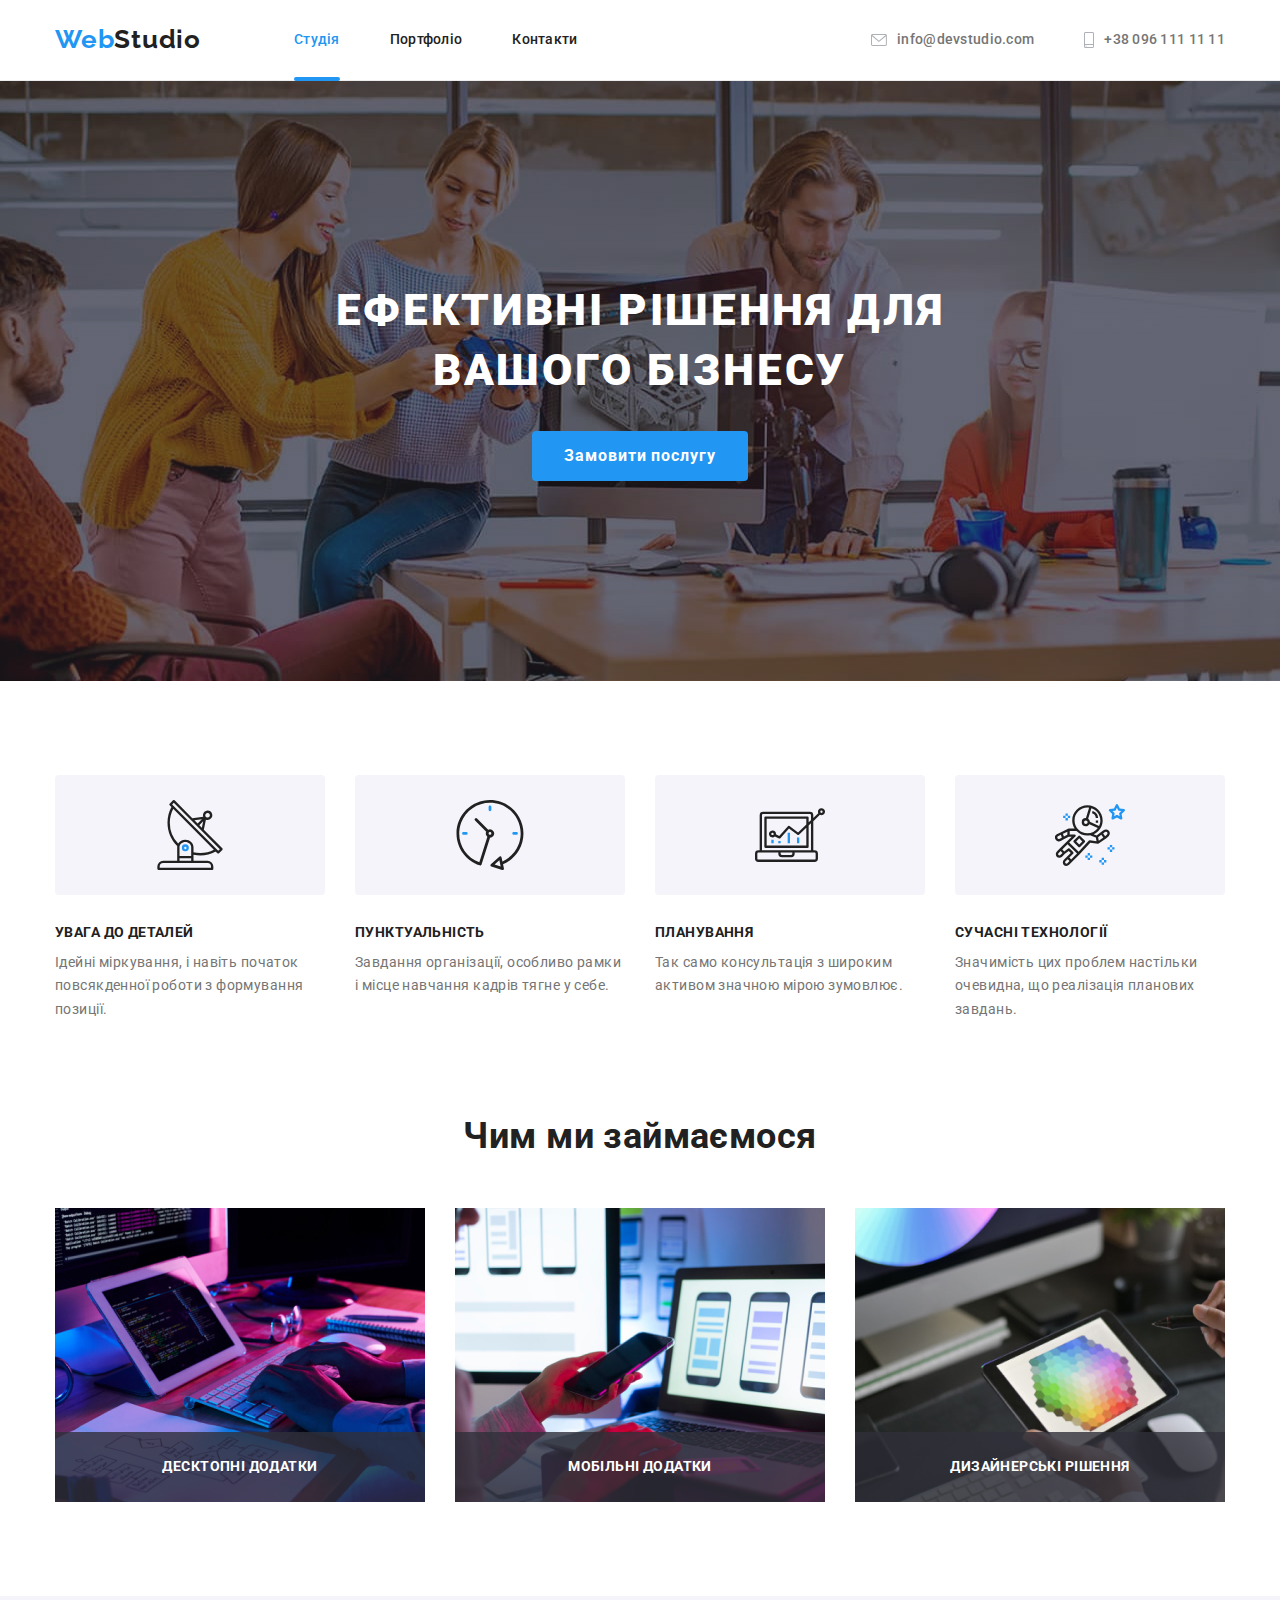
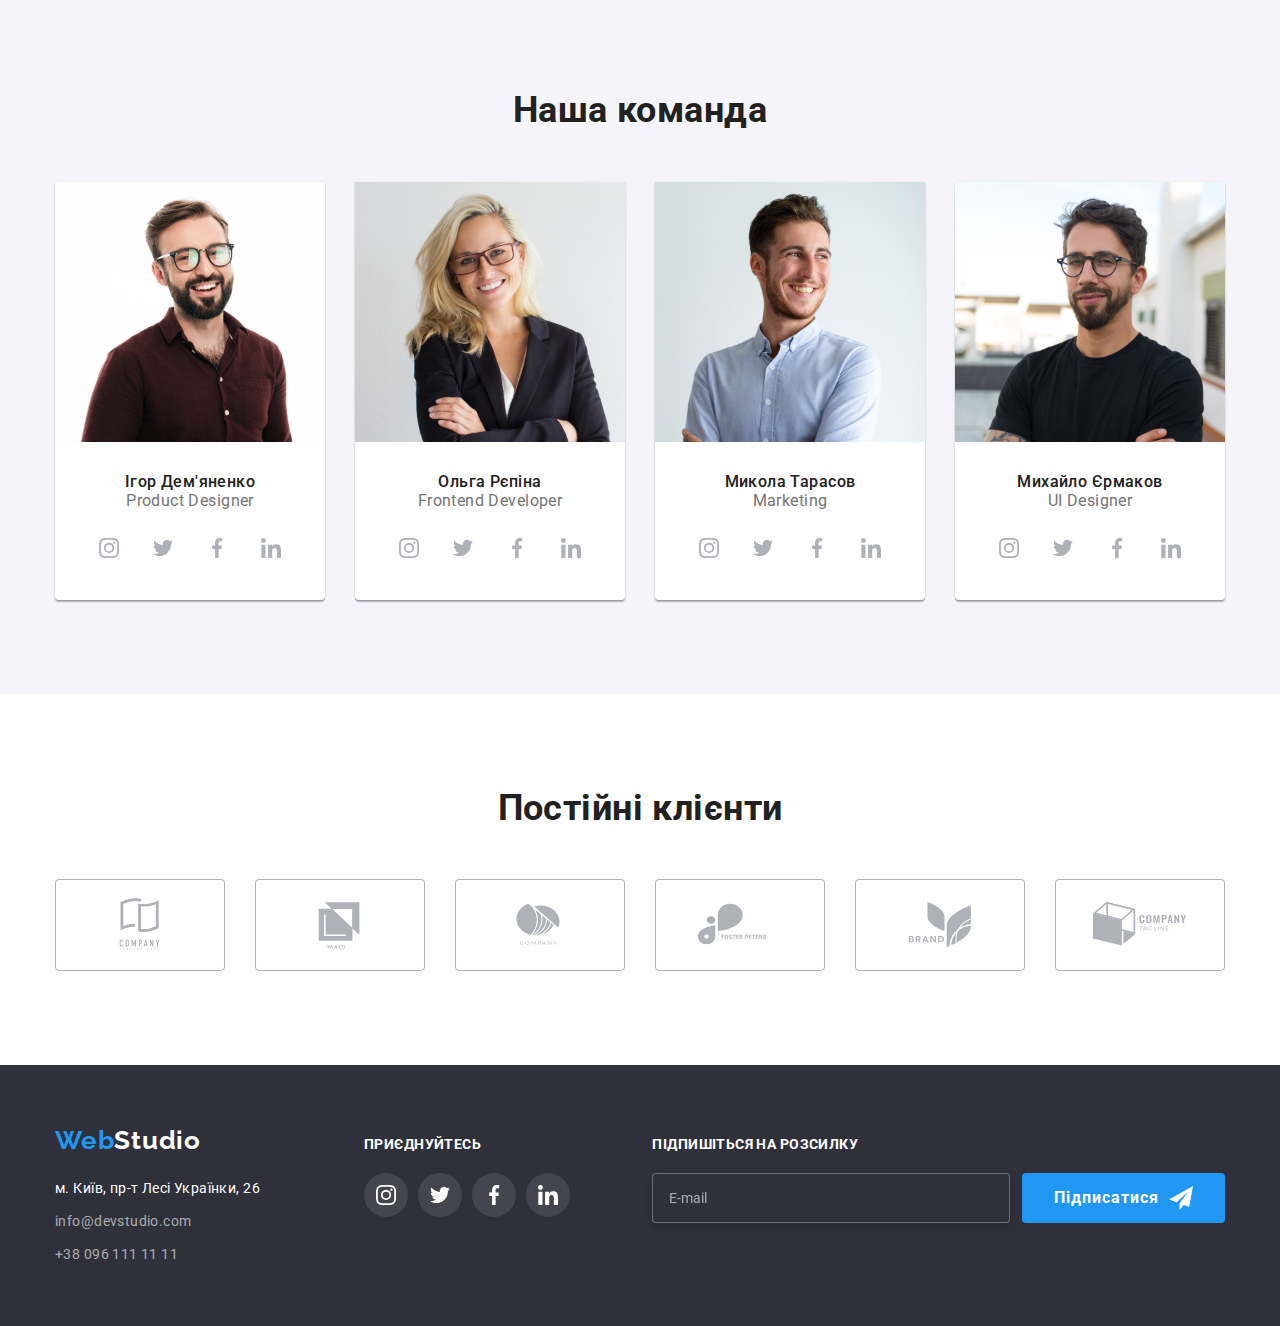
<file: index.html>
<!DOCTYPE html>
<html lang="uk">

<head>
  <meta charset="UTF-8">
  <meta http-equiv="X-UA-Compatible" content="IE=edge">
  <meta name="viewport" content="width=device-width, initial-scale=1.0">
  <title>WebStudio</title>
  <link rel="stylesheet" href="https://cdnjs.cloudflare.com/ajax/libs/modern-normalize/1.1.0/modern-normalize.min.css">
  <link rel="stylesheet" href="./css/main.min.css">
  <link rel="preconnect" href="https://fonts.googleapis.com">
  <link rel="preconnect" href="https://fonts.gstatic.com" crossorigin>
  <link href="https://fonts.googleapis.com/css2?family=Raleway:wght@700&family=Roboto:wght@400;500;700;900&display=swap"
    rel="stylesheet">
</head>

<body>
  <header class="header">
    <div class="container header__container">
      <nav class="navigation">
        <a href="./index.html" class="logo">Web<span class="navigation__logo--black">Studio</span></a>
        <ul class="navigation__list">
          <li class="navigation__list-link">
            <a href="./index.html" class="navigation__list-item navigation__list-item--current">Студія</a>
          </li>
          <li class="navigation__list-link">
            <a href="./portfolio.html" class="navigation__list-item">Портфоліо</a>
          </li>
          <li class="navigation__list-link">
            <a href="./contacts.html" class="navigation__list-item">Контакти</a>
          </li>
        </ul>
      </nav>
      <ul class="authentication">
        <li>
          <a href="mailto:info@devstudio.com" class="authentication__email">
            <svg class="icon authentication__email-icon" width="16px" height="12px">
              <use href="./images/icons.svg#icon-envelope"></use></svg>info@devstudio.com
          </a>
        </li>
        <li>
          <a href="tel:+380961111111" class="authentication__phone">
            <svg class="icon authentication__phone-icon" width="10px" height="16px">
              <use href="./images/icons.svg#icon-smartphone"></use>
            </svg>+38 096 111 11 11</a>
        </li>
      </ul>
    </div>
  </header>
  <main>
    <section class="hero">
      <div class="container hero__container">
        <h1 class="hero__container-title">Ефективні рішення для вашого бізнесу</h1>
        <button type="button" class="btn hero__button" data-modal-open>Замовити послугу
        </button>
      </div>
    </section>
    <section class="section">
      <div class="container">
        <h2 class="section__title visually-hidden">Oсобливості</h2>
        <ul class="features__list">
          <li>
            <div class="feature-icon">
              <svg class="icon" width="70px" height="70px">
                <use href="./images/icons.svg#icon-antenna"></use>
              </svg>
            </div>
            <h3 class="features__list-title">УВАГА ДО ДЕТАЛЕЙ</h3>
            <p class="features__descr">
              Ідейні міркування, і навіть початок повсякденної роботи з
              формування позиції.
            </p>
          </li>
          <li>
            <div class="feature-icon">
              <svg class="icon" width="70px" height="70px">
                <use href="./images/icons.svg#icon-clock"></use>
              </svg>
            </div>
            <h3 class="features__list-title">ПУНКТУАЛЬНІСТЬ</h3>
            <p class="features__descr">
              Завдання організації, особливо рамки і місце навчання кадрів
              тягне у себе.
            </p>
          </li>
          <li>
            <div class="feature-icon">
              <svg class="icon" width="70px" height="70px">
                <use href="./images/icons.svg#icon-diagram"></use>
              </svg>
            </div>
            <h3 class="features__list-title">ПЛАНУВАННЯ</h3>
            <p class="features__descr">
              Так само консультація з широким активом значною мірою зумовлює.
            </p>
          </li>
          <li>
            <div class="feature-icon">
              <svg class="icon" width="70px" height="70px">
                <use href="./images/icons.svg#icon-astronaut"></use>
              </svg>
            </div>
            <h3 class="features__list-title">СУЧАСНІ ТЕХНОЛОГІЇ</h3>
            <p class="features__descr">
              Значимість цих проблем настільки очевидна, що реалізація
              планових завдань.
            </p>
          </li>
        </ul>
      </div>
    </section>
    <section class="section section-activities">
      <div class="container activities-container">
        <h2 class="section__title">Чим ми займаємося</h2>
        <ul class="activities">
          <li class="activities-item">
            <div class="box">
              <img src="./images/img1.jpg" alt="desctop apps" width="370">
              <p class="description">Десктопні додатки</p>
            </div>
          </li>
          <li class="activities-item">
            <div class="box">
              <img src="./images/img2.jpg" alt="mobile apps" width="370">
              <p class="description">Мобільні додатки</p>
            </div>
          </li>
          <li class="activities-item">
            <div class="box">
              <img src="./images/img3.jpg" alt="design solutions" width="370">
              <p class="description">Дизайнерські рішення</p>
            </div>
          </li>
        </ul>
      </div>
    </section>
    <section class="section team-section">
      <div class="container team-container">
        <h2 class="section__title">Наша команда</h2>
        <ul class="members-list">
          <li class="member-item">
            <img src="./images/igor.jpg" alt="product designer photo" width="270" class="person">
            <div>
              <h3 class="title">Ігор Дем'яненко</h3>
              <p class="job">Product Designer</p>
              <ul class="member-social">
                <li>
                  <a href="" class="member-social-link"><svg class="icon social-icon">
                      <use href="./images/icons.svg#icon-instagram"></use>
                    </svg></a>
                </li>
                <li>
                  <a href="" class="member-social-link"><svg class="icon social-icon">
                      <use href="./images/icons.svg#icon-twitter"></use>
                    </svg></a>
                </li>
                <li>
                  <a href="" class="member-social-link"><svg class="icon social-icon">
                      <use href="./images/icons.svg#icon-facebook"></use>
                    </svg></a>
                </li>
                <li>
                  <a href="" class="member-social-link"><svg class="icon social-icon">
                      <use href="./images/icons.svg#icon-linkedin"></use>
                    </svg></a>
                </li>
              </ul>
            </div>
          </li>
          <li class="member-item">
            <img src="./images/olga.jpg" alt="frontend developer photo" width="270" class="person">
            <div>
              <h3 class="title">Ольга Рєпіна</h3>
              <p class="job">Frontend Developer</p>
              <ul class="member-social">
                <li>
                  <a href="" class="member-social-link"><svg class="icon social-icon">
                      <use href="./images/icons.svg#icon-instagram"></use>
                    </svg></a>
                </li>
                <li>
                  <a href="" class="member-social-link"><svg class="icon social-icon">
                      <use href="./images/icons.svg#icon-twitter"></use>
                    </svg></a>
                </li>
                <li>
                  <a href="" class="member-social-link"><svg class="icon social-icon">
                      <use href="./images/icons.svg#icon-facebook"></use>
                    </svg></a>
                </li>
                <li>
                  <a href="" class="member-social-link"><svg class="icon social-icon">
                      <use href="./images/icons.svg#icon-linkedin"></use>
                    </svg></a>
                </li>
              </ul>
            </div>
          </li>
          <li class="member-item">
            <img src="./images/mykola.jpg" alt="marketing manager photo" width="270" class="person">
            <div>
              <h3 class="title">Микола Тарасов</h3>
              <p class="job">Marketing</p>
              <ul class="member-social">
                <li>
                  <a href="" class="member-social-link"><svg class="icon social-icon">
                      <use href="./images/icons.svg#icon-instagram"></use>
                    </svg></a>
                </li>
                <li>
                  <a href="" class="member-social-link"><svg class="icon social-icon">
                      <use href="./images/icons.svg#icon-twitter"></use>
                    </svg></a>
                </li>
                <li>
                  <a href="" class="member-social-link"><svg class="icon social-icon">
                      <use href="./images/icons.svg#icon-facebook"></use>
                    </svg></a>
                </li>
                <li>
                  <a href="" class="member-social-link"><svg class="icon social-icon">
                      <use href="./images/icons.svg#icon-linkedin"></use>
                    </svg></a>
                </li>
              </ul>
            </div>
          </li>
          <li class="member-item">
            <img src="./images/mykhailo.jpg" alt="ui designer photo" width="270" class="person">
            <div>
              <h3 class="title">Михайло Єрмаков</h3>
              <p class="job">UI Designer</p>
              <ul class="member-social">
                <li>
                  <a href="" class="member-social-link"><svg class="icon social-icon">
                      <use href="./images/icons.svg#icon-instagram"></use>
                    </svg></a>
                </li>
                <li>
                  <a href="" class="member-social-link"><svg class="icon social-icon">
                      <use href="./images/icons.svg#icon-twitter"></use>
                    </svg></a>
                </li>
                <li>
                  <a href="" class="member-social-link"><svg class="icon social-icon">
                      <use href="./images/icons.svg#icon-facebook"></use>
                    </svg></a>
                </li>
                <li>
                  <a href="" class="member-social-link"><svg class="icon social-icon">
                      <use href="./images/icons.svg#icon-linkedin"></use>
                    </svg></a>
                </li>
              </ul>
            </div>
          </li>
        </ul>
      </div>
    </section>
    <section class="section">
      <div class="container">
        <h2 class="section__title">Постійні клієнти</h2>
        <div>
          <ul class="clients">
            <li class="clients-list">
              <a href="" class="clents-link"><svg class="icon" width="106" height="60">
                  <use href="./images/icons.svg#icon-taglinehere"></use>
                </svg></a>
            </li>
            <li class="clients-list">
              <a href="" class="clents-link"><svg class="icon" width="106" height="60">
                  <use href="./images/icons.svg#icon-yaco"></use>
                </svg></a>
            </li>
            <li class="clients-list">
              <a href="" class="clents-link"><svg class="icon" width="106" height="60">
                  <use href="./images/icons.svg#icon-company"></use>
                </svg></a>
            </li>
            <li class="clients-list">
              <a href="" class="clents-link"><svg class="icon" width="106" height="60">
                  <use href="./images/icons.svg#icon-foster"></use>
                </svg></a>
            </li>
            <li class="clients-list">
              <a href="" class="clents-link"><svg class="icon" width="106" height="60">
                  <use href="./images/icons.svg#icon-brand"></use>
                </svg></a>
            </li>
            <li class="clients-list">
              <a href="" class="clents-link"><svg class="icon" width="106" height="60">
                  <use href="./images/icons.svg#icon-tagline"></use>
                </svg></a>
            </li>
          </ul>
        </div>
      </div>
    </section>
  </main>
  <footer class="section-footer">
    <div class="container footer-container">
      <div>
        <a href="./index.html" class="logo">Web<span class="navigation__logo--white">Studio</span></a>
        <address class="auth-nav-list">
          <div class="nav-footer">
            <ul class="adr-list">
              <li>
                <a href="https://goo.gl/maps/vscVkz8bYimMbtEp9" target="_blank" class="fact">м. Київ, пр-т Лесі
                  Українки, 26</a>
              </li>
              <li class="footer-email">
                <a href="mailto:info@devstudio.com" class="email-footer">info@devstudio.com</a>
              </li>
              <li>
                <a href="tel:+380961111111" class="phone">+38 096 111 11 11</a>
              </li>
            </ul>
          </div>
        </address>
      </div>
      <div class="footer-social">
        <p>приєднуйтесь</p>
        <ul class="social-contacts">
          <li>
            <a href="" class="studio-social-link"><svg class="icon studio-social">
                <use href="./images/icons.svg#icon-instagram"></use>
              </svg></a>
          </li>
          <li>
            <a href="" class="studio-social-link"><svg class="icon studio-social">
                <use href="./images/icons.svg#icon-twitter"></use>
              </svg></a>
          </li>
          <li>
            <a href="" class="studio-social-link"><svg class="icon studio-social">
                <use href="./images/icons.svg#icon-facebook"></use>
              </svg></a>
          </li>
          <li>
            <a href="" class="studio-social-link"><svg class="icon studio-social">
                <use href="./images/icons.svg#icon-linkedin"></use>
              </svg></a>
          </li>
        </ul>
      </div>
      <div class="subscription">
        <p>Підпишіться на розсилку</p>
        <form action="">
          <input type="email" placeholder="E-mail" required>
          <button type="submit" class="btn subscription-btn">
            Підписатися<svg class="icon-send">
              <use href="./images/icons.svg#icon-send"></use>
            </svg>
          </button>
        </form>
      </div>
    </div>
  </footer>
  <div class="backdrop is-hidden" data-modal>
    <div class="modal">
      <p>Залиште свої дані, ми вам передзвонимо</p>
      <form action="" class="modal-form">
        <div class="form-element">
          <label for="user-name">Ім'я</label>
          <div class="input-wrap">
            <svg class="form-icon">
              <use href="./images/icons.svg#icon-person"></use>
            </svg>
            <input type="text" name="user-name" id="user-name" minlength="2" required>
          </div>
        </div>
        <div class="form-element">
          <label for="user-tel">Телефон</label>
          <div class="input-wrap">
            <svg class="form-icon">
              <use href="./images/icons.svg#icon-phone"></use>
            </svg>
            <input type="tel" name="user-tel" id="user-tel" pattern="[0-9]{3}[0-9]{3}[0-9]{4}" required
              title="Введіть коректний номер телефону за форматом (1234567890)">
          </div>
        </div>
        <div class="form-element">
          <label for="user-email">Пошта</label>
          <div class="input-wrap">
            <svg class="form-icon">
              <use href="./images/icons.svg#icon-email-black"></use>
            </svg>
            <input type="email" name="user-email" id="user-email" required>
          </div>
        </div>
        <div class="form-element">
          <label for="comment">Коментар</label>
          <textarea name="comment" id="comment" placeholder="Введіть текст"></textarea>
        </div>
        <div class="accept">
          <input type="checkbox" name="terms" id="checkbox" class="visually-hidden" required>
          <label for="checkbox">Погоджуюся з розсилкою та приймаю<a href=""> Умови договору</a>
          </label>
            <div class="checkbox">
              <svg width="11" height="8">
                <use href="./images/icons.svg#icon-tick"></use>
              </svg>
            </div>
        </div>
        <div class="btn-wrap">
          <button type="submit" class="btn submit-btn">Відправити</button>
        </div>
      </form>
      <button type="button" data-modal-close class="modal-close">
        <svg width="18px" height="18px" class="close-icon">
          <use href="./images/icons.svg#icon-close"></use>
        </svg>
      </button>
    </div>
  </div>
  <script src="./js/modal.js"></script>
</body>

</html>
</file>
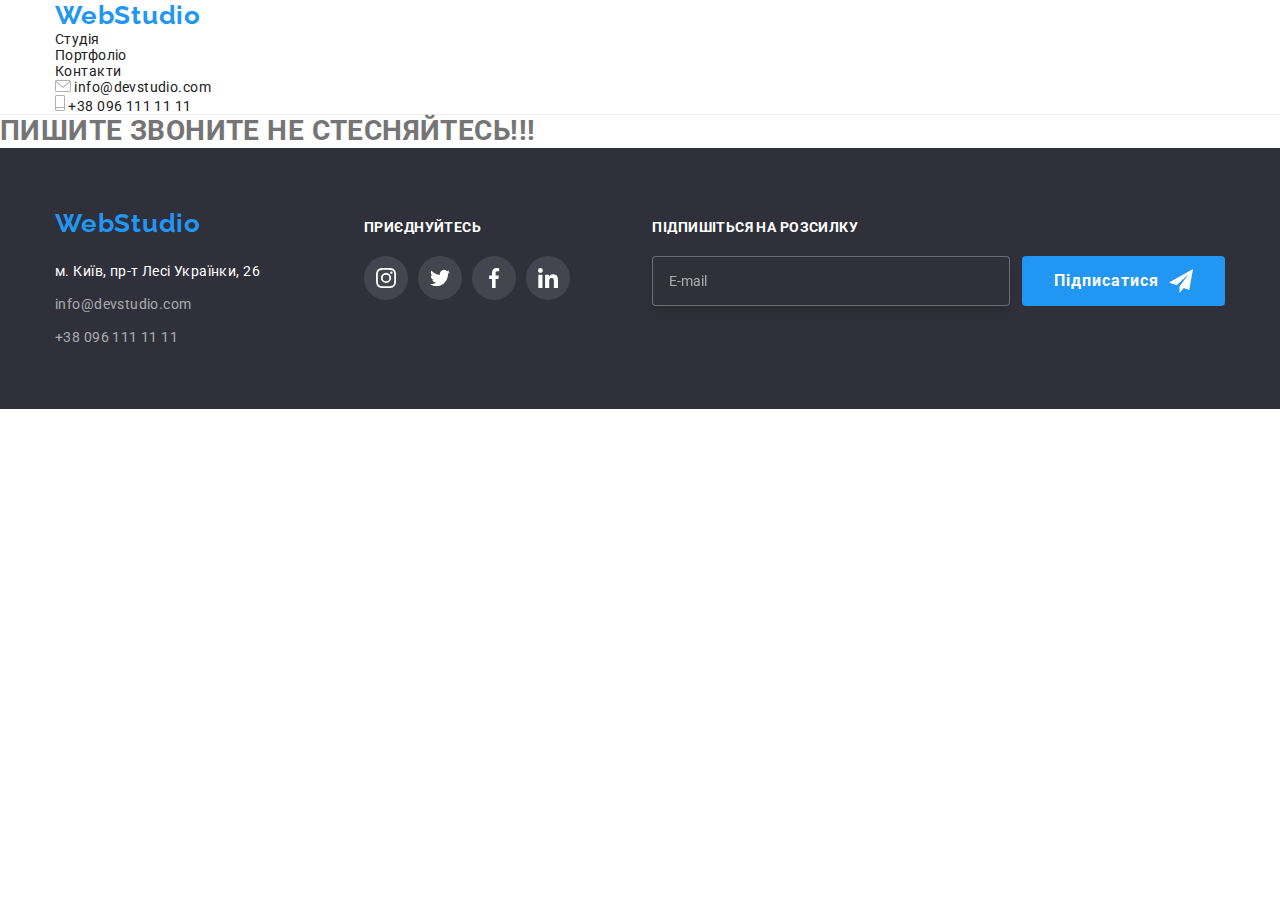
<file: contacts.html>
<!DOCTYPE html>
<html lang="uk">
  <head>
    <meta charset="UTF-8" >
    <meta http-equiv="X-UA-Compatible" content="IE=edge" >
    <meta name="viewport" content="width=device-width, initial-scale=1.0" >
    <title>WebStudio</title>
    <link
      rel="stylesheet"
      href="https://cdnjs.cloudflare.com/ajax/libs/modern-normalize/1.1.0/modern-normalize.min.css">
    <link rel="stylesheet" href="./css/main.min.css">
    <link rel="preconnect" href="https://fonts.googleapis.com" >
    <link rel="preconnect" href="https://fonts.gstatic.com" crossorigin >
    <link
      href="https://fonts.googleapis.com/css2?family=Raleway:wght@700&family=Roboto:wght@400;500;700;900&display=swap"
      rel="stylesheet"
    >
  </head>

  <body>
    <header class="header">
      <div class="container header-container">
        <nav class="header-nav">
          <a href="./index.html" class="logo"><span>Web</span>Studio</a>
          <ul class="site-nav-list">
            <li class="nav-link">
              <a href="./index.html" class="link">Студія</a>
            </li>
            <li class="nav-link">
              <a href="./portfolio.html" class="link">Портфоліо</a>
            </li>
            <li class="nav-link">
              <a href="./contacts.html" class="link current">Контакти</a>
            </li>
          </ul>
        </nav>
        <ul class="auth-nav-list">
          <li>
            <a href="mailto:info@devstudio.com" class="email">
              <svg class="icon email-icon" width="16px" height="12px">
                <use href="./images/icons.svg#icon-envelope"></use>
              </svg>
              info@devstudio.com
            </a>
          </li>
          <li>
            <a href="tel:+380961111111" class="phone-header">
              <svg class="icon phone-icon" width="10px" height="16px">
                <use href="./images/icons.svg#icon-smartphone"></use>
              </svg>
              +38 096 111 11 11</a>
          </li>
        </ul>
      </div>
    </header>
    <main>
      <h1>ПИШИТЕ ЗВОНИТЕ НЕ СТЕСНЯЙТЕСЬ!!!</h1>
    </main>
    <footer class="section-footer">
      <div class="container footer-container">
        <div>
          <a href="./index.html" class="logo"><span>Web</span>Studio</a>
          <address class="auth-nav-list">
            <div class="nav-footer">
              <ul class="adr-list">
                <li>
                  <a href="https://goo.gl/maps/vscVkz8bYimMbtEp9" target="_blank" class="fact">м. Київ, пр-т Лесі Українки,
                    26</a>
                </li>
                <li class="footer-email">
                  <a href="mailto:info@devstudio.com" class="email-footer">info@devstudio.com</a>
                </li>
                <li>
                  <a href="tel:+380961111111" class="phone">+38 096 111 11 11</a>
                </li>
              </ul>
            </div>
          </address>
        </div>
        <div class="footer-social">
          <p>приєднуйтесь</p>
          <ul class="social-contacts">
            <li>
              <a href="" class="studio-social-link"><svg class="icon studio-social">
                  <use href="./images/icons.svg#icon-instagram"></use>
                </svg></a>
            </li>
            <li>
              <a href="" class="studio-social-link"><svg class="icon studio-social">
                  <use href="./images/icons.svg#icon-twitter"></use>
                </svg></a>
            </li>
            <li>
              <a href="" class="studio-social-link"><svg class="icon studio-social">
                  <use href="./images/icons.svg#icon-facebook"></use>
                </svg></a>
            </li>
            <li>
              <a href="" class="studio-social-link"><svg class="icon studio-social">
                  <use href="./images/icons.svg#icon-linkedin"></use>
                </svg></a>
            </li>
          </ul>
        </div>
        <div class="subscription">
          <p>Підпишіться на розсилку</p>
          <form action="">
            <input type="email" placeholder="E-mail" required >
            <button type="submit" class="btn subscription-btn">Підписатися<svg class="icon-send">
                <use href="./images/icons.svg#icon-send"></use>
              </svg></button>
          </form>
        </div>
      </div>
    </footer>
  </body>
</html>
</file>
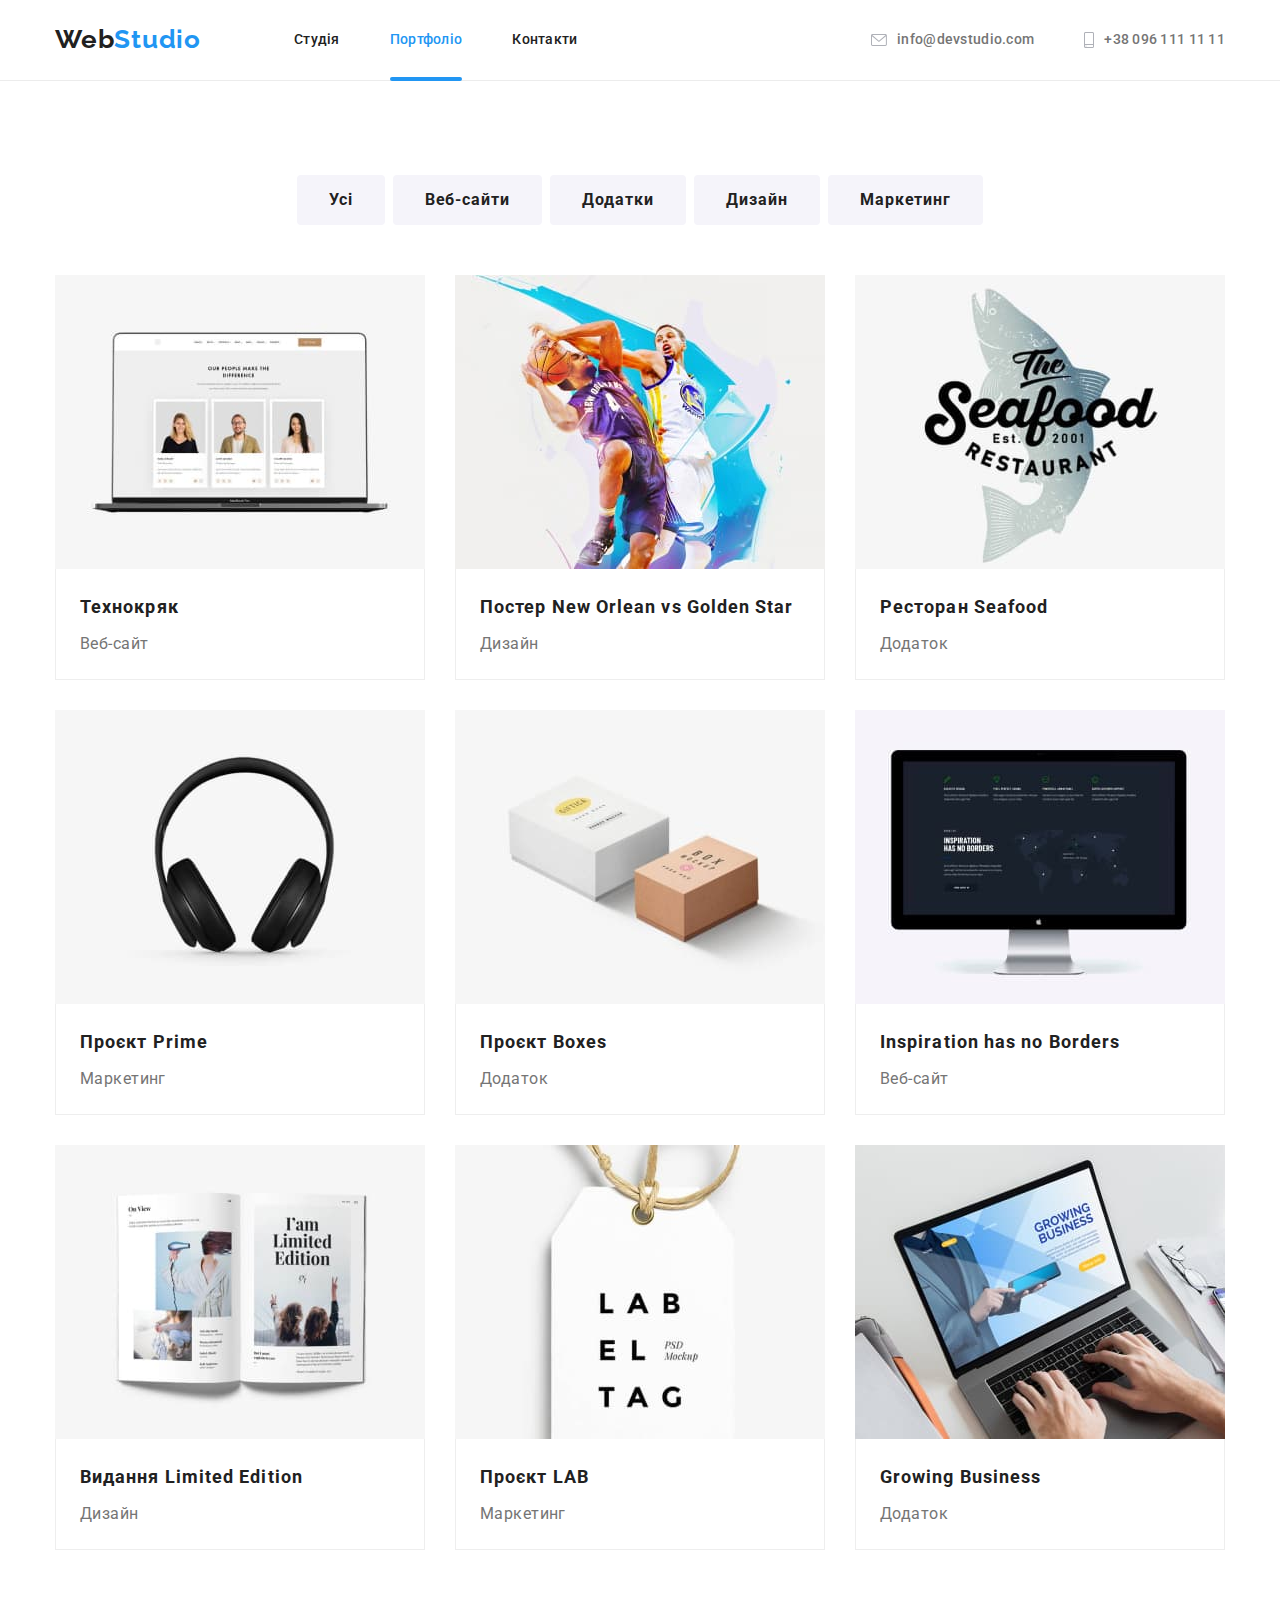
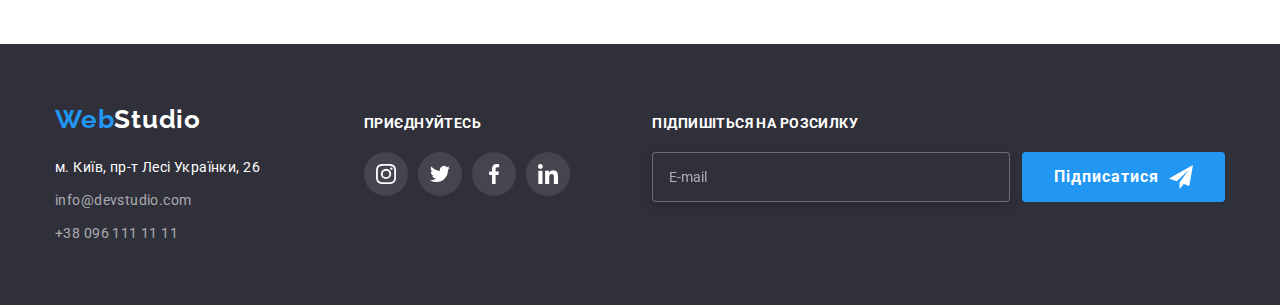
<file: portfolio.html>
<!DOCTYPE html>
<html lang="uk">
  <head>
    <meta charset="UTF-8">
    <meta http-equiv="X-UA-Compatible" content="IE=edge">
    <meta name="viewport" content="width=device-width, initial-scale=1.0">
    <title>WebStudio</title>
    <link rel="stylesheet" href="https://cdnjs.cloudflare.com/ajax/libs/modern-normalize/1.1.0/modern-normalize.min.css">
    <link rel="stylesheet" href="./css/main.min.css">
    <link rel="preconnect" href="https://fonts.googleapis.com">
    <link rel="preconnect" href="https://fonts.gstatic.com" crossorigin>
    <link href="https://fonts.googleapis.com/css2?family=Raleway:wght@700&family=Roboto:wght@400;500;700;900&display=swap"
      rel="stylesheet">
  </head>

  <body>
    <header class="header">
      <div class="container header__container">
        <nav class="navigation">
          <a href="./index.html" class="logo"><span class="navigation__logo--black">Web</span>Studio</a>
          <ul class="navigation__list">
            <li class="navigation__list-link">
              <a href="./index.html" class="navigation__list-item">Студія</a>
            </li>
            <li class="navigation__list-link">
              <a href="./portfolio.html" class="navigation__list-item navigation__list-item--current">Портфоліо</a>
            </li>
            <li class="navigation__list-link">
              <a href="./contacts.html" class="navigation__list-item">Контакти</a>
            </li>
          </ul>
        </nav>
        <ul class="authentication">
          <li>
            <a href="mailto:info@devstudio.com" class="authentication__email">
              <svg class="icon authentication__email-icon" width="16px" height="12px">
                <use href="./images/icons.svg#icon-envelope"></use>
              </svg>info@devstudio.com
            </a>
          </li>
          <li>
            <a href="tel:+380961111111" class="authentication__phone">
              <svg class="icon authentication__phone-icon" width="10px" height="16px">
                <use href="./images/icons.svg#icon-smartphone"></use>
              </svg>+38 096 111 11 11</a>
          </li>
        </ul>
      </div>
    </header>
    <main>
      <section class="section">
        <div class="container btn-sec">
          <h1 class="section-title visually-hidden">filter</h1>
          <ul class="button-section">
            <li>
              <button type="button" class="btn portfolio-btn">Усі</button>
            </li>
            <li>
              <button type="button" class="btn portfolio-btn">Веб-сайти</button>
            </li>
            <li>
              <button type="button" class="btn portfolio-btn">Додатки</button>
            </li>
            <li>
              <button type="button" class="btn portfolio-btn">Дизайн</button>
            </li>
            <li>
              <button type="button" class="btn portfolio-btn">Маркетинг</button>
            </li>
          </ul>
          <ul class="section-list work-list">
            <li class="work-example">
              <a href="" class="cards">
                <div class="box card-box">
                  <img src="./images/techno.jpg" alt="" width="370">
                  <p class="text">
                    Ресурс пропонує комплексні пропозиції з різним рівнем
                    функціоналу та сервісів. Все це дозволить відвідувачу
                    отримати вичерпні відомості про компанію чи приватну особу.
                  </p>
                </div>
                <div class="work-item">
                  <h2 class="caption">Технокряк</h2>
                  <p class="descr">Веб-сайт</p>
                </div>
              </a>
            </li>
            <li class="work-example">
              <a href="" class="cards">
                <div class="box card-box">
                  <img src="./images/poster.jpg" alt="" width="370">
                  <p class="text">
                    Ресурс пропонує комплексні пропозиції з різним рівнем
                    функціоналу та сервісів. Все це дозволить відвідувачу
                    отримати вичерпні відомості про компанію чи приватну особу.
                  </p>
                </div>
                <div class="work-item">
                  <h2 class="caption">Постер New Orlean vs Golden Star</h2>
                  <p class="descr">Дизайн</p>
                </div>
              </a>
            </li>
            <li class="work-example">
              <a href="" class="cards">
                <div class="box card-box">
                  <img src="./images/restaurant.jpg" alt="" width="370">
                  <p class="text">
                    Ресурс пропонує комплексні пропозиції з різним рівнем
                    функціоналу та сервісів. Все це дозволить відвідувачу
                    отримати вичерпні відомості про компанію чи приватну особу.
                  </p>
                </div>
                <div class="work-item">
                  <h2 class="caption">Ресторан Seafood</h2>
                  <p class="descr">Додаток</p>
                </div>
              </a>
            </li>
            <li class="work-example">
              <a href="" class="cards">
                <div class="box card-box">
                  <img src="./images/headphones.jpg" alt="" width="370" >
                  <p class="text">
                    Ресурс пропонує комплексні пропозиції з різним рівнем
                    функціоналу та сервісів. Все це дозволить відвідувачу
                    отримати вичерпні відомості про компанію чи приватну особу.
                  </p>
                </div>
                <div class="work-item">
                  <h2 class="caption">Проєкт Prime</h2>
                  <p class="descr">Маркетинг</p>
                </div>
              </a>
            </li>
            <li class="work-example">
              <a href="" class="cards">
                <div class="box card-box">
                  <img src="./images/boxes.jpg" alt="" width="370" >
                  <p class="text">
                    Ресурс пропонує комплексні пропозиції з різним рівнем
                    функціоналу та сервісів. Все це дозволить відвідувачу
                    отримати вичерпні відомості про компанію чи приватну особу.
                  </p>
                </div>
                <div class="work-item">
                  <h2 class="caption">Проєкт Boxes</h2>
                  <p class="descr">Додаток</p>
                </div>
              </a>
            </li>
            <li class="work-example">
              <a href="" class="cards">
                <div class="box card-box">
                  <img src="./images/inspiration.jpg" alt="" width="370" >
                  <p class="text">
                    Ресурс пропонує комплексні пропозиції з різним рівнем
                    функціоналу та сервісів. Все це дозволить відвідувачу
                    отримати вичерпні відомості про компанію чи приватну особу.
                  </p>
                </div>
                <div class="work-item">
                  <h2 class="caption">Inspiration has no Borders</h2>
                  <p class="descr">Веб-сайт</p>
                </div>
              </a>
            </li>
            <li class="work-example">
              <a href="" class="cards">
                <div class="box card-box">
                  <img src="./images/book.jpg" alt="" width="370" >
                  <p class="text">
                    Ресурс пропонує комплексні пропозиції з різним рівнем
                    функціоналу та сервісів. Все це дозволить відвідувачу
                    отримати вичерпні відомості про компанію чи приватну особу.
                  </p>
                </div>
                <div class="work-item">
                  <h2 class="caption">Видання Limited Edition</h2>
                  <p class="descr">Дизайн</p>
                </div>
              </a>
            </li>
            <li class="work-example">
              <a href="" class="cards">
                <div class="box card-box">
                  <img src="./images/label.jpg" alt="" width="370" >
                  <p class="text">
                    Ресурс пропонує комплексні пропозиції з різним рівнем
                    функціоналу та сервісів. Все це дозволить відвідувачу
                    отримати вичерпні відомості про компанію чи приватну особу.
                  </p>
                </div>
                <div class="work-item">
                  <h2 class="caption">Проєкт LAB</h2>
                  <p class="descr">Маркетинг</p>
                </div>
              </a>
            </li>
            <li class="work-example">
              <a href="" class="cards">
                <div class="box card-box">
                  <img src="./images/business.jpg" alt="" width="370" >
                  <p class="text">
                    Ресурс пропонує комплексні пропозиції з різним рівнем
                    функціоналу та сервісів. Все це дозволить відвідувачу
                    отримати вичерпні відомості про компанію чи приватну особу.
                  </p>
                </div>
                <div class="work-item">
                  <h2 class="caption">Growing Business</h2>
                  <p class="descr">Додаток</p>
                </div>
              </a>
            </li>
          </ul>
        </div>
      </section>
    </main>
    <footer class="section-footer">
      <div class="container footer-container">
        <div>
          <a href="./index.html" class="logo">Web<span class="navigation__logo--white">Studio</span></a>
          <address class="auth-nav-list">
            <div class="nav-footer">
              <ul class="adr-list">
                <li>
                  <a href="https://goo.gl/maps/vscVkz8bYimMbtEp9" target="_blank" class="fact">м. Київ, пр-т Лесі
                    Українки, 26</a>
                </li>
                <li class="footer-email">
                  <a href="mailto:info@devstudio.com" class="email-footer">info@devstudio.com</a>
                </li>
                <li>
                  <a href="tel:+380961111111" class="phone">+38 096 111 11 11</a>
                </li>
              </ul>
            </div>
          </address>
        </div>
        <div class="footer-social">
          <p>приєднуйтесь</p>
          <ul class="social-contacts">
            <li>
              <a href="" class="studio-social-link"><svg class="icon studio-social">
                  <use href="./images/icons.svg#icon-instagram"></use>
                </svg></a>
            </li>
            <li>
              <a href="" class="studio-social-link"><svg class="icon studio-social">
                  <use href="./images/icons.svg#icon-twitter"></use>
                </svg></a>
            </li>
            <li>
              <a href="" class="studio-social-link"><svg class="icon studio-social">
                  <use href="./images/icons.svg#icon-facebook"></use>
                </svg></a>
            </li>
            <li>
              <a href="" class="studio-social-link"><svg class="icon studio-social">
                  <use href="./images/icons.svg#icon-linkedin"></use>
                </svg></a>
            </li>
          </ul>
        </div>
        <div class="subscription">
          <p>Підпишіться на розсилку</p>
          <form action="">
            <input type="email" placeholder="E-mail" required>
            <button type="submit" class="btn subscription-btn">
              Підписатися<svg class="icon-send">
                <use href="./images/icons.svg#icon-send"></use>
              </svg>
            </button>
          </form>
        </div>
      </div>
    </footer>
  </body>
</html>
</file>
<file: css/main.min.css>
:root{--primary-text-color: #757575;--title-text-color: #212121;--accent-text-color: #2196f3;--primary-white-color: #ffffff;--bacground-gray-color: #2f303a;--address-color: rgba(255, 255, 255, 0.6);--secondary-bgr-color: #f5f4fa;--primary-border-color: #ececec;--secondary-border-color: #eeeeee;--contacts-color: rgba(117, 117, 117, 1);--member-bcg-color: rgba(255, 255, 255, 1);--portfolio-bcg-color: rgba(245, 244, 250, 1);--hero-bacground: #c4c4c4;--clients-list-border: 1px solid #afb1b8;--icons-color: #afb1b8;--activities-background: rgba(47, 48, 58, 0.8);--text-background: rgba(33, 150, 243, 0.9);--backdrop-background: rgba(0, 0, 0, 0.2);--close-color: #000;--close-btn-border: rgba(0, 0, 0, 0.1);--input-border: rgba(33, 33, 33, 0.2)}img{display:block}h1,h2,h3,h4,h5,h6,ul,p{margin:0}body{font-family:"Roboto",sans-serif;color:var(--primary-text-color);font-size:14px;letter-spacing:.03em;background-color:var(--primary-white-color)}.section{padding:94px 0}.container{width:1200px;margin:0 auto;padding:0 15px}a{color:var(--title-text-color);text-decoration:none;font-style:normal}ul{list-style:none;padding-left:0}.navigation__list-item--current{color:var(--accent-text-color);position:relative}.navigation__list-item--current::after{content:"";width:100%;height:4px;bottom:-1px;left:0;background-color:var(--accent-text-color);border-radius:2px;position:absolute}.btn{font-family:"Roboto",sans-serif;font-weight:500;font-size:16px;line-height:1.625;text-align:center;cursor:pointer;background:var(--primary-white-color);color:var(--title-text-color);padding:6px 22px;border-radius:4px;border:none;-webkit-transition:color 250ms cubic-bezier(0.4, 0, 0.2, 1),background-color 250ms cubic-bezier(0.4, 0, 0.2, 1),-webkit-box-shadow 250ms cubic-bezier(0.4, 0, 0.2, 1);transition:color 250ms cubic-bezier(0.4, 0, 0.2, 1),background-color 250ms cubic-bezier(0.4, 0, 0.2, 1),-webkit-box-shadow 250ms cubic-bezier(0.4, 0, 0.2, 1);transition:color 250ms cubic-bezier(0.4, 0, 0.2, 1),background-color 250ms cubic-bezier(0.4, 0, 0.2, 1),box-shadow 250ms cubic-bezier(0.4, 0, 0.2, 1);transition:color 250ms cubic-bezier(0.4, 0, 0.2, 1),background-color 250ms cubic-bezier(0.4, 0, 0.2, 1),box-shadow 250ms cubic-bezier(0.4, 0, 0.2, 1),-webkit-box-shadow 250ms cubic-bezier(0.4, 0, 0.2, 1)}.visually-hidden{position:absolute;width:1px;height:1px;margin:-1px;border:0;padding:0;white-space:nowrap;-webkit-clip-path:inset(100%);clip-path:inset(100%);clip:rect(0, 0, 0, 0);overflow:hidden}.icon{fill:var(--icons-color);-webkit-transition:fill 250ms cubic-bezier(0.4, 0, 0.2, 1);transition:fill 250ms cubic-bezier(0.4, 0, 0.2, 1)}.btn{font-weight:700;font-size:16px;line-height:1.875;letter-spacing:.06em;background-color:var(--accent-text-color);color:var(--primary-white-color);padding:10px 32px}.header__container{display:-webkit-box;display:-ms-flexbox;display:flex;-webkit-box-align:center;-ms-flex-align:center;align-items:center}.header{border-bottom:1px solid var(--primary-border-color)}.logo{font-family:"Raleway",sans-serif;color:var(--accent-text-color);font-weight:700;font-size:26px;line-height:1.19;letter-spacing:.03em;margin-right:93px;padding:24px 0 25px 0}.navigation__logo--black{color:var(--title-text-color)}.navigation{display:-webkit-box;display:-ms-flexbox;display:flex;-webkit-box-pack:justify;-ms-flex-pack:justify;justify-content:space-between}.navigation__list-item{padding:32px 0;display:block;-webkit-transition:color 250ms cubic-bezier(0.4, 0, 0.2, 1);transition:color 250ms cubic-bezier(0.4, 0, 0.2, 1)}.navigation__list-link{display:block}.navigation__list-link:not(:first-child){margin-left:50px}.navigation__list{font-weight:500;line-height:1.14;color:var(--title-text-color);letter-spacing:.02em;display:-webkit-box;display:-ms-flexbox;display:flex}.navigation__list a:hover,.navigation__list a:focus{color:var(--accent-text-color)}.authentication{font-weight:500;line-height:1.14;letter-spacing:.02em;display:-webkit-box;display:-ms-flexbox;display:flex;margin-left:auto}.authentication a:hover,.authentication a:focus{color:var(--accent-text-color)}.authentication a:hover svg,.authentication a:focus svg{fill:var(--accent-text-color)}.authentication__email{padding:32px 0;color:var(--contacts-color);display:-webkit-box;display:-ms-flexbox;display:flex;-webkit-box-align:center;-ms-flex-align:center;align-items:center;-webkit-transition:color 250ms cubic-bezier(0.4, 0, 0.2, 1);transition:color 250ms cubic-bezier(0.4, 0, 0.2, 1)}.authentication__phone{margin-left:50px;padding:32px 0;display:-webkit-box;display:-ms-flexbox;display:flex;-webkit-box-align:center;-ms-flex-align:center;align-items:center;color:var(--contacts-color);-webkit-transition:color 250ms cubic-bezier(0.4, 0, 0.2, 1);transition:color 250ms cubic-bezier(0.4, 0, 0.2, 1)}.authentication__email-icon,.authentication__phone-icon{margin-right:10px;-webkit-transition:fill 250ms cubic-bezier(0.4, 0, 0.2, 1);transition:fill 250ms cubic-bezier(0.4, 0, 0.2, 1)}.hero{background:var(--hero-bacground);padding:200px 0;text-align:center;max-width:1600px;margin-left:auto;margin-right:auto;background-image:-webkit-gradient(linear, left top, left bottom, from(rgba(47, 48, 58, 0.4)), to(rgba(47, 48, 58, 0.4))),url(../images/herobg.jpg);background-image:linear-gradient(rgba(47, 48, 58, 0.4), rgba(47, 48, 58, 0.4)),url(../images/herobg.jpg);background-repeat:no-repeat;background-size:cover;background-position:center}.hero__container{color:var(--primary-white-color);margin:0 auto}.hero__container-title{margin-left:auto;margin-right:auto;width:696px;font-weight:900;font-size:44px;line-height:1.36;color:var(--primary-white-color);text-align:center;text-transform:uppercase;letter-spacing:.06em}.hero__button{margin-top:30px}.section__title{font-weight:700;font-size:36px;line-height:1.16;text-align:center;color:var(--title-text-color);display:block;margin-bottom:50px}.features__list{display:-webkit-box;display:-ms-flexbox;display:flex;-ms-flex-wrap:wrap;flex-wrap:wrap;gap:30px;-webkit-box-pack:center;-ms-flex-pack:center;justify-content:center;-ms-flex-wrap:nowrap;flex-wrap:nowrap}.features__list-title{font-size:14px;color:var(--title-text-color);font-weight:700;line-height:1.14;text-transform:uppercase;margin-bottom:10px}.feature-icon{display:-webkit-box;display:-ms-flexbox;display:flex;-webkit-box-pack:center;-ms-flex-pack:center;justify-content:center;-webkit-box-align:center;-ms-flex-align:center;align-items:center;margin-bottom:30px;width:270px;height:120px;border-radius:4px;background-color:var(--secondary-bgr-color)}.features__descr{line-height:1.7}.box{position:relative}.description{position:absolute;bottom:0;background:var(--activities-background);font-weight:700;line-height:1.14;text-align:center;text-transform:uppercase;color:var(--primary-white-color);width:100%;padding:27px 0}.section-activities{padding-top:0}.activities-container{display:block;-ms-flex-wrap:wrap;flex-wrap:wrap;gap:30px;-webkit-box-pack:center;-ms-flex-pack:center;justify-content:center;-ms-flex-wrap:nowrap;flex-wrap:nowrap}.activities{display:-webkit-box;display:-ms-flexbox;display:flex;-ms-flex-wrap:wrap;flex-wrap:wrap;gap:30px;-webkit-box-pack:center;-ms-flex-pack:center;justify-content:center;-ms-flex-wrap:nowrap;flex-wrap:nowrap}.activities-item{-ms-flex-preferred-size:calc((100% - 120px)/3);flex-basis:calc((100% - 120px)/3)}.person{margin-bottom:30px}.team-section{background-color:var(--secondary-bgr-color)}.team-container{display:block}.members-list{display:-webkit-box;display:-ms-flexbox;display:flex;-ms-flex-wrap:wrap;flex-wrap:wrap;gap:30px;-webkit-box-pack:center;-ms-flex-pack:center;justify-content:center;-ms-flex-wrap:nowrap;flex-wrap:nowrap}.members-list .title{color:var(--title-text-color);font-weight:500;font-size:16px;line-height:1.1875;text-align:center}.member-item{-ms-flex-preferred-size:calc((100% - 150px)/4);flex-basis:calc((100% - 150px)/4);background-color:var(--member-bcg-color);padding-bottom:30px;border-radius:0px 0px 4px 4px;-webkit-box-shadow:0px 1px 3px rgba(0,0,0,.12),0px 1px 1px rgba(0,0,0,.14),0px 2px 1px rgba(0,0,0,.2);box-shadow:0px 1px 3px rgba(0,0,0,.12),0px 1px 1px rgba(0,0,0,.14),0px 2px 1px rgba(0,0,0,.2)}.member-social{display:-webkit-box;display:-ms-flexbox;display:flex;-webkit-box-align:center;-ms-flex-align:center;align-items:center;-webkit-box-pack:center;-ms-flex-pack:center;justify-content:center;gap:10px}.member-social-link{display:-webkit-box;display:-ms-flexbox;display:flex;width:44px;height:44px;border-radius:50%;-webkit-box-pack:center;-ms-flex-pack:center;justify-content:center;-webkit-box-align:center;-ms-flex-align:center;align-items:center;-webkit-transition:fill 250ms cubic-bezier(0.4, 0, 0.2, 1),background-color 250ms cubic-bezier(0.4, 0, 0.2, 1);transition:fill 250ms cubic-bezier(0.4, 0, 0.2, 1),background-color 250ms cubic-bezier(0.4, 0, 0.2, 1)}.member-social-link:hover,.member-social-link:focus{background-color:var(--accent-text-color)}.member-social-link:hover svg,.member-social-link:focus svg{fill:var(--primary-white-color)}.social-icon{width:20px;height:20px}.job{font-size:16px;line-height:1.1875;text-align:center;margin-bottom:16px}.clients{display:-webkit-box;display:-ms-flexbox;display:flex;-webkit-box-pack:center;-ms-flex-pack:center;justify-content:center;-webkit-box-align:center;-ms-flex-align:center;align-items:center;gap:30px}.clents-link{width:170px;height:92px;display:-webkit-box;display:-ms-flexbox;display:flex;-webkit-box-pack:center;-ms-flex-pack:center;justify-content:center;-webkit-box-align:center;-ms-flex-align:center;align-items:center;border:var(--clients-list-border);border-radius:4px;-webkit-transition:border-color 250ms cubic-bezier(0.4, 0, 0.2, 1);transition:border-color 250ms cubic-bezier(0.4, 0, 0.2, 1)}.clients-list:hover svg{fill:var(--accent-text-color)}.clients-list a:hover,.clients-list a:focus{border-color:var(--accent-text-color)}footer{background-color:var(--bacground-gray-color);padding-top:60px;padding-bottom:60px}.footer-container{display:-webkit-box;display:-ms-flexbox;display:flex;-webkit-box-align:baseline;-ms-flex-align:baseline;align-items:baseline}.navigation__logo--white{color:var(--primary-white-color)}.adr-list a{font-weight:400;font-size:14px;line-height:24px;letter-spacing:.03em;color:var(--address-color)}footer .fact{color:var(--primary-white-color);-webkit-transition:color 250ms cubic-bezier(0.4, 0, 0.2, 1);transition:color 250ms cubic-bezier(0.4, 0, 0.2, 1)}.email-footer,.phone{-webkit-transition:color 250ms cubic-bezier(0.4, 0, 0.2, 1);transition:color 250ms cubic-bezier(0.4, 0, 0.2, 1)}.section-footer{padding:60px 0}.nav-footer{margin-top:20px}.footer-email{margin:9px 0}.social-link{display:-webkit-box;display:-ms-flexbox;display:flex;width:44px;height:44px;border-radius:50%;-webkit-box-pack:center;-ms-flex-pack:center;justify-content:center;-webkit-box-align:center;-ms-flex-align:center;align-items:center}.studio-social-link{display:-webkit-box;display:-ms-flexbox;display:flex;width:44px;height:44px;border-radius:50%;-webkit-box-pack:center;-ms-flex-pack:center;justify-content:center;-webkit-box-align:center;-ms-flex-align:center;align-items:center;background:rgba(255,255,255,.1);fill:var(--primary-white-color);-webkit-transition:background-color 250ms cubic-bezier(0.4, 0, 0.2, 1);transition:background-color 250ms cubic-bezier(0.4, 0, 0.2, 1)}.studio-social-link:hover,.studio-social-link:focus{background-color:var(--accent-text-color)}.studio-social-link:hover svg,.studio-social-link:focus svg{fill:var(--primary-white-color)}.studio-social{width:20px;height:20px;fill:var(--primary-white-color)}.social-contacts{display:-webkit-box;display:-ms-flexbox;display:flex;-webkit-box-align:center;-ms-flex-align:center;align-items:center;gap:10px}.footer-social{margin-left:70px}.footer-social>p,.subscription>p{font-weight:700;line-height:1.14;text-transform:uppercase;color:var(--primary-white-color);margin-bottom:20px}.subscription{margin-left:auto}.subscription form{display:-webkit-box;display:-ms-flexbox;display:flex}.subscription input{width:358px;height:50px;border:1px solid rgba(255,255,255,.3);-webkit-filter:drop-shadow(0px 4px 4px rgba(0, 0, 0, 0.15));filter:drop-shadow(0px 4px 4px rgba(0, 0, 0, 0.15));border-radius:4px;background-color:var(--bacground-gray-color);padding-left:16px;outline:none;color:var(--primary-white-color)}.subscription button{background-color:var(--accent-text-color);color:var(--primary-white-color);display:-webkit-box;display:-ms-flexbox;display:flex;-webkit-box-pack:center;-ms-flex-pack:center;justify-content:center;-webkit-box-align:center;-ms-flex-align:center;align-items:center;font-weight:700;font-size:16px;line-height:1.875;margin-left:12px}input::-webkit-input-placeholder{line-height:1.25;display:-webkit-box;display:flex;-webkit-box-align:center;align-items:center;color:var(--address-color)}input::-moz-placeholder{line-height:1.25;display:flex;align-items:center;color:var(--address-color)}input:-ms-input-placeholder{line-height:1.25;display:-ms-flexbox;display:flex;-ms-flex-align:center;align-items:center;color:var(--address-color)}input::-ms-input-placeholder{line-height:1.25;display:-ms-flexbox;display:flex;-ms-flex-align:center;align-items:center;color:var(--address-color)}input::placeholder{line-height:1.25;display:-webkit-box;display:-ms-flexbox;display:flex;-webkit-box-align:center;-ms-flex-align:center;align-items:center;color:var(--address-color)}.icon-send{width:24px;height:24px;margin-left:10px;fill:var(--primary-white-color)}.button-section{-webkit-box-pack:center;-ms-flex-pack:center;justify-content:center;display:-webkit-box;display:-ms-flexbox;display:flex;gap:8px;margin-bottom:50px}.portfolio-btn:hover,.portfolio-btn:focus{-webkit-box-shadow:0px 3px 1px rgba(0,0,0,.1),0px 1px 2px rgba(0,0,0,.08),0px 2px 2px rgba(0,0,0,.12);box-shadow:0px 3px 1px rgba(0,0,0,.1),0px 1px 2px rgba(0,0,0,.08),0px 2px 2px rgba(0,0,0,.12)}.portfolio-btn{background-color:var(--portfolio-bcg-color);color:var(--title-text-color)}.btn-sec{-webkit-box-pack:center;-ms-flex-pack:center;justify-content:center}.work-list{display:-webkit-box;display:-ms-flexbox;display:flex;-ms-flex-wrap:wrap;flex-wrap:wrap;gap:30px}.cards{display:block;-webkit-transition:-webkit-box-shadow 250ms cubic-bezier(0.4, 0, 0.2, 1);transition:-webkit-box-shadow 250ms cubic-bezier(0.4, 0, 0.2, 1);transition:box-shadow 250ms cubic-bezier(0.4, 0, 0.2, 1);transition:box-shadow 250ms cubic-bezier(0.4, 0, 0.2, 1), -webkit-box-shadow 250ms cubic-bezier(0.4, 0, 0.2, 1)}.cards:hover,.cards:focus{-webkit-box-shadow:0px 1px 1px rgba(0,0,0,.12),0px 4px 4px rgba(0,0,0,.06),1px 4px 6px rgba(0,0,0,.16);box-shadow:0px 1px 1px rgba(0,0,0,.12),0px 4px 4px rgba(0,0,0,.06),1px 4px 6px rgba(0,0,0,.16)}.cards:hover .text{-webkit-transform:translateY(-100%);transform:translateY(-100%)}.card-box{overflow:hidden}.text{position:absolute;padding:63px 24px;font-size:18px;line-height:1.5;color:var(--primary-white-color);background-color:var(--text-background);-webkit-transition:-webkit-transform 250ms cubic-bezier(0.4, 0, 0.2, 1);transition:-webkit-transform 250ms cubic-bezier(0.4, 0, 0.2, 1);transition:transform 250ms cubic-bezier(0.4, 0, 0.2, 1);transition:transform 250ms cubic-bezier(0.4, 0, 0.2, 1), -webkit-transform 250ms cubic-bezier(0.4, 0, 0.2, 1)}.btn:hover,.btn:focus{background-color:var(--accent-text-color);color:var(--primary-white-color)}.section-list{color:var(--primary-text-color);font-size:16px;line-height:1.875}.caption{color:var(--title-text-color);font-weight:700;font-size:18px;line-height:2;letter-spacing:.06em;margin-bottom:4px}.work-item{padding:20px 24px;border:1px solid var(--secondary-border-color);border-top:none}.descr{font-size:16px;line-height:1.875;color:var(--primary-text-color)}.backdrop{position:fixed;background:var(--backdrop-background);height:100vh;width:100vw;left:0;top:0;opacity:1;-webkit-transition:opacity 250ms cubic-bezier(0.4, 0, 0.2, 1),visibility 250ms cubic-bezier(0.4, 0, 0.2, 1);transition:opacity 250ms cubic-bezier(0.4, 0, 0.2, 1),visibility 250ms cubic-bezier(0.4, 0, 0.2, 1)}.backdrop.is-hidden{visibility:hidden;opacity:0;pointer-events:none}.modal{width:528px;height:581px;background-color:var(--primary-white-color);border-radius:4px;position:absolute;top:50%;left:50%;padding:40px;-webkit-transform:translate(-50%, -50%);transform:translate(-50%, -50%);-webkit-box-shadow:0px 1px 3px rgba(0,0,0,.12),0px 1px 1px rgba(0,0,0,.14),0px 2px 1px rgba(0,0,0,.2);box-shadow:0px 1px 3px rgba(0,0,0,.12),0px 1px 1px rgba(0,0,0,.14),0px 2px 1px rgba(0,0,0,.2);-webkit-transition:opacity 250ms cubic-bezier(0.4, 0, 0.2, 1),-webkit-transform 250ms cubic-bezier(0.4, 0, 0.2, 1);transition:opacity 250ms cubic-bezier(0.4, 0, 0.2, 1),-webkit-transform 250ms cubic-bezier(0.4, 0, 0.2, 1);transition:transform 250ms cubic-bezier(0.4, 0, 0.2, 1),opacity 250ms cubic-bezier(0.4, 0, 0.2, 1);transition:transform 250ms cubic-bezier(0.4, 0, 0.2, 1),opacity 250ms cubic-bezier(0.4, 0, 0.2, 1),-webkit-transform 250ms cubic-bezier(0.4, 0, 0.2, 1)}.modal-close{display:-webkit-box;display:-ms-flexbox;display:flex;-webkit-box-pack:center;-ms-flex-pack:center;justify-content:center;-webkit-box-align:center;-ms-flex-align:center;align-items:center;position:absolute;top:8px;right:8px;width:30px;height:30px;padding:0;border:0;outline:none;cursor:pointer;fill:var(--close-color);background-color:var(--primary-white-color);border:1px solid var(--close-btn-border);border-radius:50%}.modal p{font-weight:700;font-size:20px;line-height:1.15;text-align:center;color:var(--title-text-color);margin-bottom:12px}.close-icon{-webkit-transition:fill 250ms cubic-bezier(0.4, 0, 0.2, 1);transition:fill 250ms cubic-bezier(0.4, 0, 0.2, 1)}.modal-close:focus svg,.modal-close:hover svg{fill:var(--accent-text-color)}.form-element{display:-webkit-box;display:-ms-flexbox;display:flex;-webkit-box-orient:vertical;-webkit-box-direction:normal;-ms-flex-direction:column;flex-direction:column;margin-bottom:10px;padding:0}.form-element:nth-child(4){margin-bottom:20px}.form-element input{border:none;height:40px;padding-left:42px;border:1px solid var(--input-border);border-radius:4px;outline:none;width:100%;-webkit-transition:outline 250ms cubic-bezier(0.4, 0, 0.2, 1);transition:outline 250ms cubic-bezier(0.4, 0, 0.2, 1)}.form-element input:focus,.form-element input:hover{outline:1px solid var(--accent-text-color)}.form-element:focus-within svg{fill:var(--accent-text-color)}.input-wrap:hover svg{fill:var(--accent-text-color)}.form-element textarea{border:none;padding:12px 16px;border:1px solid var(--input-border);border-radius:4px;resize:none;width:100%;height:120px;outline:none;-webkit-transition:outline 250ms cubic-bezier(0.4, 0, 0.2, 1);transition:outline 250ms cubic-bezier(0.4, 0, 0.2, 1)}.form-element textarea:focus,.form-element textarea:hover{outline:1px solid var(--accent-text-color)}.form-element label{margin-bottom:4px}label a{color:var(--accent-text-color);-webkit-text-decoration-line:underline;text-decoration-line:underline;padding-left:4px}.accept{-webkit-box-align:center;-ms-flex-align:center;align-items:center;margin-bottom:30px;display:-webkit-box;display:-ms-flexbox;display:flex;-webkit-box-pack:center;-ms-flex-pack:center;justify-content:center;position:relative}.accept+label{display:-webkit-box;display:-ms-flexbox;display:flex;-webkit-box-pack:center;-ms-flex-pack:center;justify-content:center}.checkbox{width:16px;height:15px;border:2px solid var(--title-text-color);border-radius:3px;margin-right:7px;display:-webkit-box;display:-ms-flexbox;display:flex;-webkit-box-pack:center;-ms-flex-pack:center;justify-content:center;-webkit-box-align:center;-ms-flex-align:center;align-items:center;-webkit-transition:background-color 250ms cubic-bezier(0.4, 0, 0.2, 1);transition:background-color 250ms cubic-bezier(0.4, 0, 0.2, 1);position:absolute;top:50%;bottom:50%;-webkit-transform:translate(-50%, -50%);transform:translate(-50%, -50%);left:15px}.accept input:checked+label+.checkbox{background-color:var(--accent-text-color);border:none}.btn-wrap{display:-webkit-box;display:-ms-flexbox;display:flex;-ms-flex-wrap:wrap;flex-wrap:wrap;-webkit-box-pack:center;-ms-flex-pack:center;justify-content:center}.btn-wrap label{margin-bottom:30px}.submit-btn{text-align:center;padding:10px 52px;background-color:var(--accent-text-color);color:var(--primary-white-color);-webkit-transition:-webkit-box-shadow 250ms cubic-bezier(0.4, 0, 0.2, 1);transition:-webkit-box-shadow 250ms cubic-bezier(0.4, 0, 0.2, 1);transition:box-shadow 250ms cubic-bezier(0.4, 0, 0.2, 1);transition:box-shadow 250ms cubic-bezier(0.4, 0, 0.2, 1), -webkit-box-shadow 250ms cubic-bezier(0.4, 0, 0.2, 1);margin:0}.submit-btn:hover,.submit-btn:focus{-webkit-box-shadow:0px 4px 4px rgba(0,0,0,.15);box-shadow:0px 4px 4px rgba(0,0,0,.15)}.form-icon{width:18px;height:18px;fill:var(--title-text-color);position:absolute;-webkit-transform:translatey(50%);transform:translatey(50%);left:12px;-webkit-transition:fill 250ms cubic-bezier(0.4, 0, 0.2, 1);transition:fill 250ms cubic-bezier(0.4, 0, 0.2, 1)}.input-wrap{position:relative}/*# sourceMappingURL=main.min.css.map */
</file>
